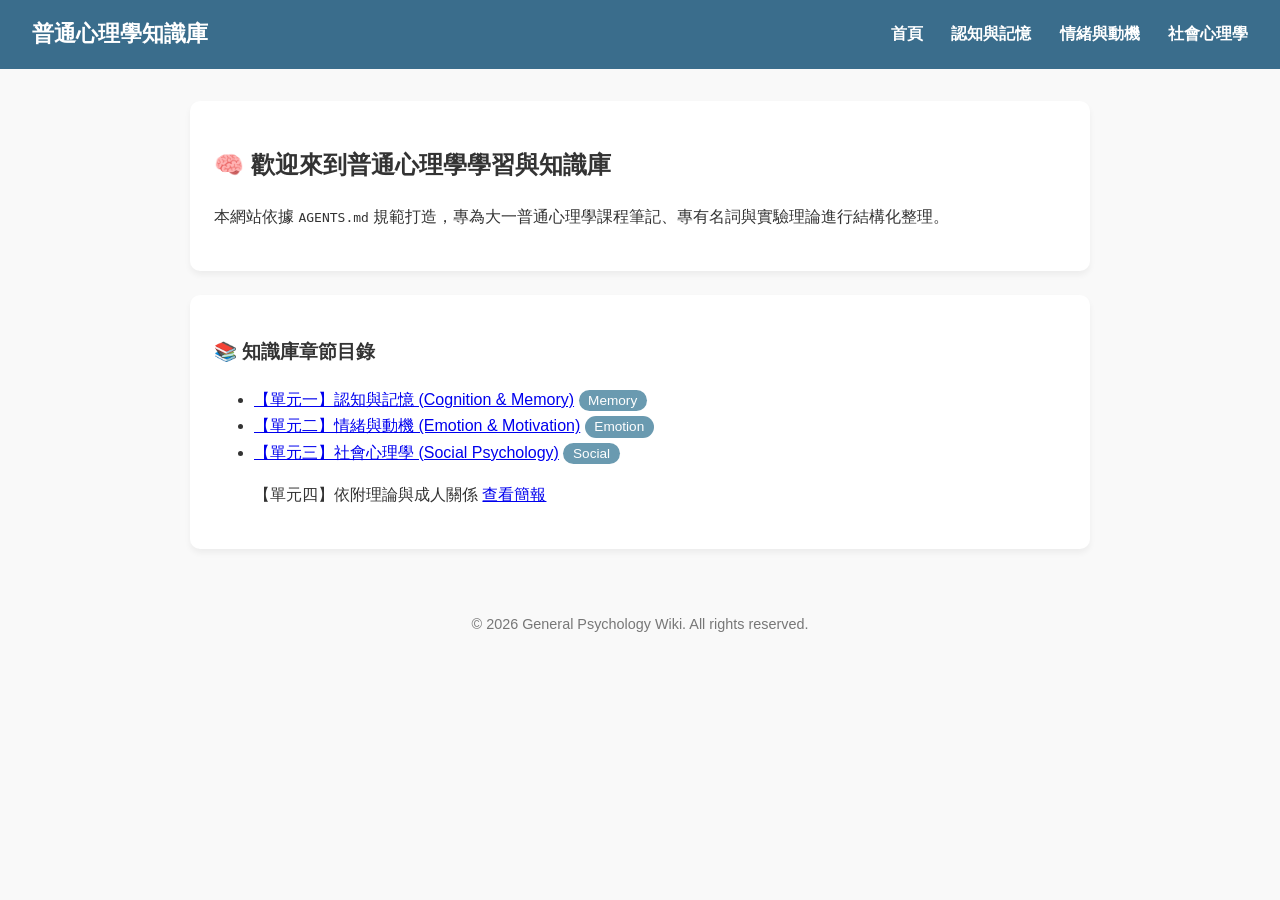
<file: index.html>
<!DOCTYPE html>
<html lang="zh-TW">
<head>
    <meta charset="UTF-8">
    <meta name="viewport" content="width=device-width, initial-scale=1.0">
    <title>普通心理學知識庫 - 首頁</title>
    <link rel="stylesheet" href="assets/css/style.css">
</head>
<body>
    <header class="navbar">
        <h1>普通心理學知識庫</h1>
        <nav>
            <a href="index.html">首頁</a>
            <a href="pages/cognition-memory.html">認知與記憶</a>
            <a href="pages/emotion-motivation.html">情緒與動機</a>
            <a href="pages/social-psychology.html">社會心理學</a>
        </nav>
    </header>
    <main class="container">
        <div class="card">
            <h2>🧠 歡迎來到普通心理學學習與知識庫</h2>
            <p>本網站依據 <code>AGENTS.md</code> 規範打造，專為大一普通心理學課程筆記、專有名詞與實驗理論進行結構化整理。</p>
        </div>
        <div class="card">
            <h3>📚 知識庫章節目錄</h3>
            <ul>
                <li><a href="pages/cognition-memory.html">【單元一】認知與記憶 (Cognition & Memory)</a> <span class="badge">Memory</span></li>
                <li><a href="pages/emotion-motivation.html">【單元二】情緒與動機 (Emotion & Motivation)</a> <span class="badge">Emotion</span></li>
                <li><a href="pages/social-psychology.html">【單元三】社會心理學 (Social Psychology)</a> <span class="badge">Social</span></li>
                <p>【單元四】依附理論與成人關係 <a href="pages/pages/attachment-slides.html">查看簡報</a></p>
            </ul>
        </div>
    </main>
    <footer>© 2026 General Psychology Wiki. All rights reserved.</footer>
</body>
</html>
</file>
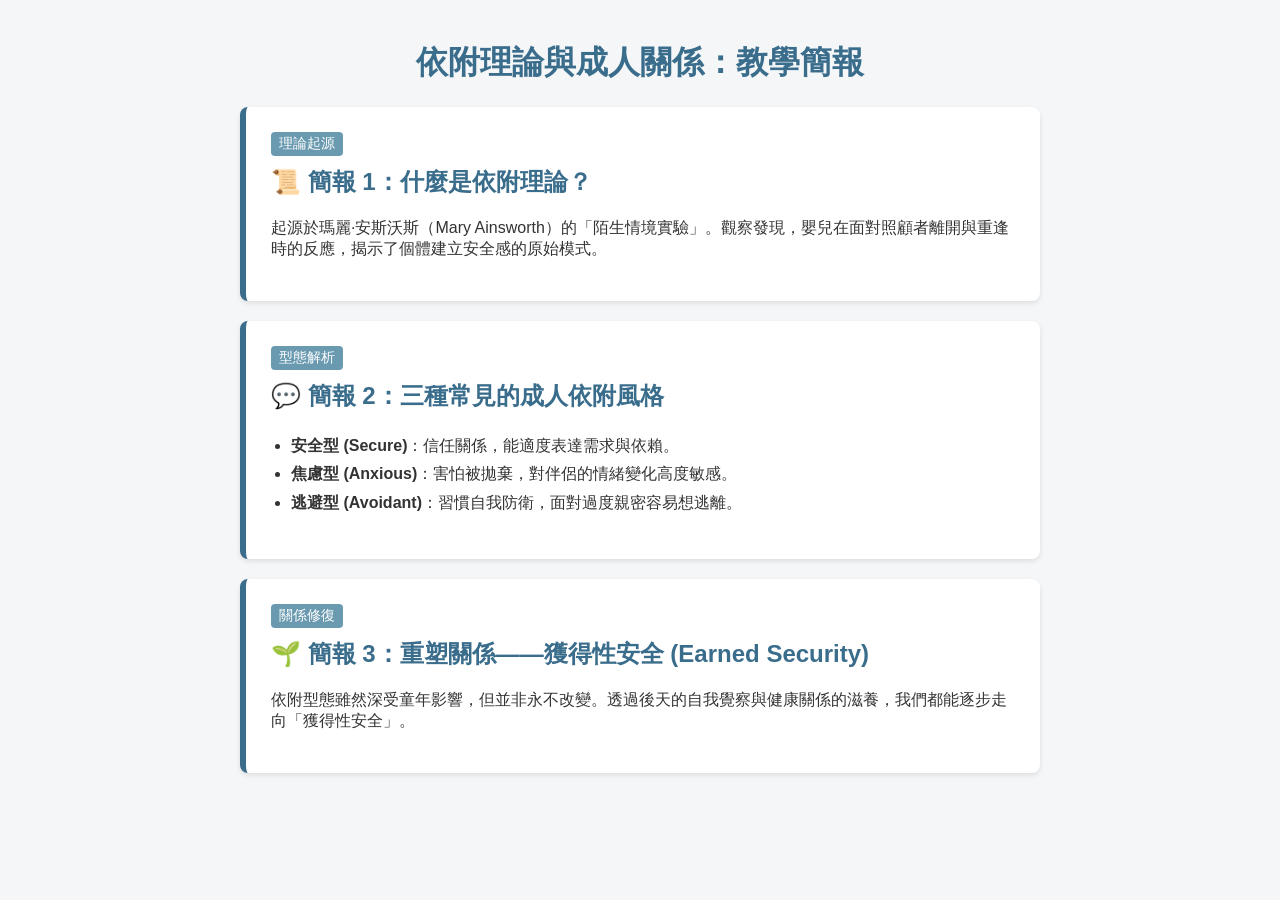
<file: pages/attachment-slides.html>
<!DOCTYPE html>
<html lang="zh-TW">
<head>
    <meta charset="UTF-8">
    <meta name="viewport" content="width=device-width, initial-scale=1.0">
    <title>依附理論與成人關係 - 教學簡報</title>
    <style>
        body { font-family: sans-serif; background-color: #F4F6F8; color: #333; margin: 0; padding: 20px; }
        .container { max-width: 800px; margin: 0 auto; }
        .card { background: white; border-radius: 8px; padding: 25px; margin-bottom: 20px; box-shadow: 0 2px 5px rgba(0,0,0,0.1); border-left: 6px solid #3A6D8C; }
        h1 { color: #3A6D8C; text-align: center; }
        h2 { color: #3A6D8C; margin-top: 0; }
        .tag { background: #6A9AB0; color: white; padding: 3px 8px; border-radius: 4px; font-size: 14px; display: inline-block; margin-bottom: 10px; }
        ul { padding-left: 20px; line-height: 1.8; }
    </style>
</head>
<body>
    <div class="container">
        <h1>依附理論與成人關係：教學簡報</h1>
        
        <div class="card">
            <span class="tag">理論起源</span>
            <h2>📜 簡報 1：什麼是依附理論？</h2>
            <p>起源於瑪麗·安斯沃斯（Mary Ainsworth）的「陌生情境實驗」。觀察發現，嬰兒在面對照顧者離開與重逢時的反應，揭示了個體建立安全感的原始模式。</p>
        </div>

        <div class="card">
            <span class="tag">型態解析</span>
            <h2>💬 簡報 2：三種常見的成人依附風格</h2>
            <ul>
                <li><strong>安全型 (Secure)</strong>：信任關係，能適度表達需求與依賴。</li>
                <li><strong>焦慮型 (Anxious)</strong>：害怕被拋棄，對伴侶的情緒變化高度敏感。</li>
                <li><strong>逃避型 (Avoidant)</strong>：習慣自我防衛，面對過度親密容易想逃離。</li>
            </ul>
        </div>

        <div class="card">
            <span class="tag">關係修復</span>
            <h2>🌱 簡報 3：重塑關係——獲得性安全 (Earned Security)</h2>
            <p>依附型態雖然深受童年影響，但並非永不改變。透過後天的自我覺察與健康關係的滋養，我們都能逐步走向「獲得性安全」。</p>
        </div>
    </div>
</body>
</html>
</file>
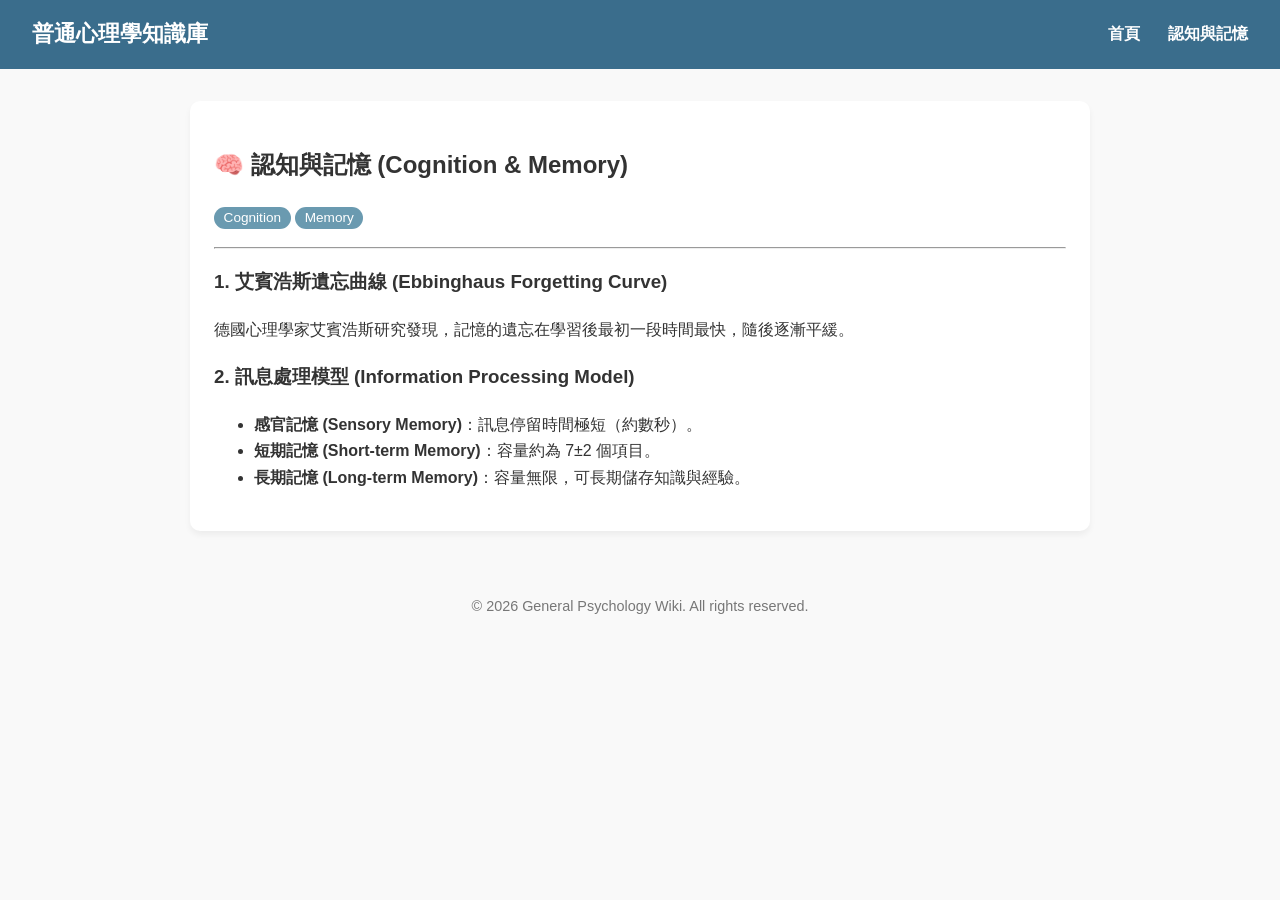
<file: pages/cognition-memory.html>
<!DOCTYPE html>
<html lang="zh-TW">
<head>
    <meta charset="UTF-8">
    <meta name="viewport" content="width=device-width, initial-scale=1.0">
    <title>認知與記憶篇 - 普通心理學知識庫</title>
    <link rel="stylesheet" href="../assets/css/style.css">
</head>
<body>
    <header class="navbar">
        <h1>普通心理學知識庫</h1>
        <nav>
            <a href="../index.html">首頁</a>
            <a href="cognition-memory.html">認知與記憶</a>
        </nav>
    </header>
    <main class="container">
        <div class="card">
            <h2>🧠 認知與記憶 (Cognition & Memory)</h2>
            <p><span class="badge">Cognition</span> <span class="badge">Memory</span></p>
            <hr>
            <h3>1. 艾賓浩斯遺忘曲線 (Ebbinghaus Forgetting Curve)</h3>
            <p>德國心理學家艾賓浩斯研究發現，記憶的遺忘在學習後最初一段時間最快，隨後逐漸平緩。</p>
            <h3>2. 訊息處理模型 (Information Processing Model)</h3>
            <ul>
                <li><strong>感官記憶 (Sensory Memory)</strong>：訊息停留時間極短（約數秒）。</li>
                <li><strong>短期記憶 (Short-term Memory)</strong>：容量約為 7±2 個項目。</li>
                <li><strong>長期記憶 (Long-term Memory)</strong>：容量無限，可長期儲存知識與經驗。</li>
            </ul>
        </div>
    </main>
    <footer>© 2026 General Psychology Wiki. All rights reserved.</footer>
</body>
</html>
</file>
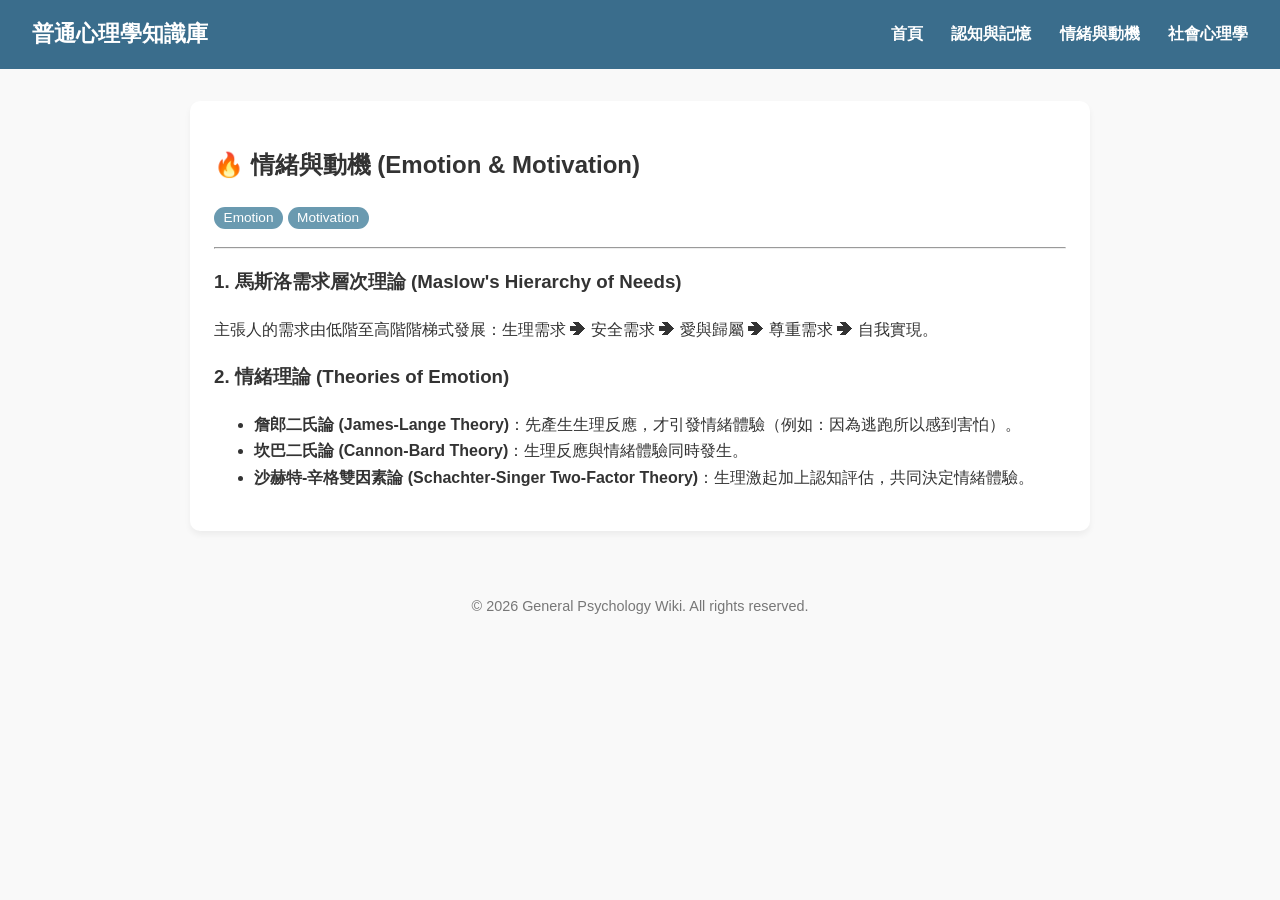
<file: pages/emotion-motivation.html>
<!DOCTYPE html>
<html lang="zh-TW">
<head>
    <meta charset="UTF-8">
    <meta name="viewport" content="width=device-width, initial-scale=1.0">
    <title>情緒與動機篇 - 普通心理學知識庫</title>
    <link rel="stylesheet" href="../assets/css/style.css">
</head>
<body>
    <header class="navbar">
        <h1>普通心理學知識庫</h1>
        <nav>
            <a href="../index.html">首頁</a>
            <a href="cognition-memory.html">認知與記憶</a>
            <a href="emotion-motivation.html">情緒與動機</a>
            <a href="social-psychology.html">社會心理學</a>
        </nav>
    </header>
    <main class="container">
        <div class="card">
            <h2>🔥 情緒與動機 (Emotion & Motivation)</h2>
            <p><span class="badge">Emotion</span> <span class="badge">Motivation</span></p>
            <hr>
            <h3>1. 馬斯洛需求層次理論 (Maslow's Hierarchy of Needs)</h3>
            <p>主張人的需求由低階至高階階梯式發展：生理需求 ➔ 安全需求 ➔ 愛與歸屬 ➔ 尊重需求 ➔ 自我實現。</p>
            <h3>2. 情緒理論 (Theories of Emotion)</h3>
            <ul>
                <li><strong>詹郎二氏論 (James-Lange Theory)</strong>：先產生生理反應，才引發情緒體驗（例如：因為逃跑所以感到害怕）。</li>
                <li><strong>坎巴二氏論 (Cannon-Bard Theory)</strong>：生理反應與情緒體驗同時發生。</li>
                <li><strong>沙赫特-辛格雙因素論 (Schachter-Singer Two-Factor Theory)</strong>：生理激起加上認知評估，共同決定情緒體驗。</li>
            </ul>
        </div>
    </main>
    <footer>© 2026 General Psychology Wiki. All rights reserved.</footer>
</body>
</html>
</file>
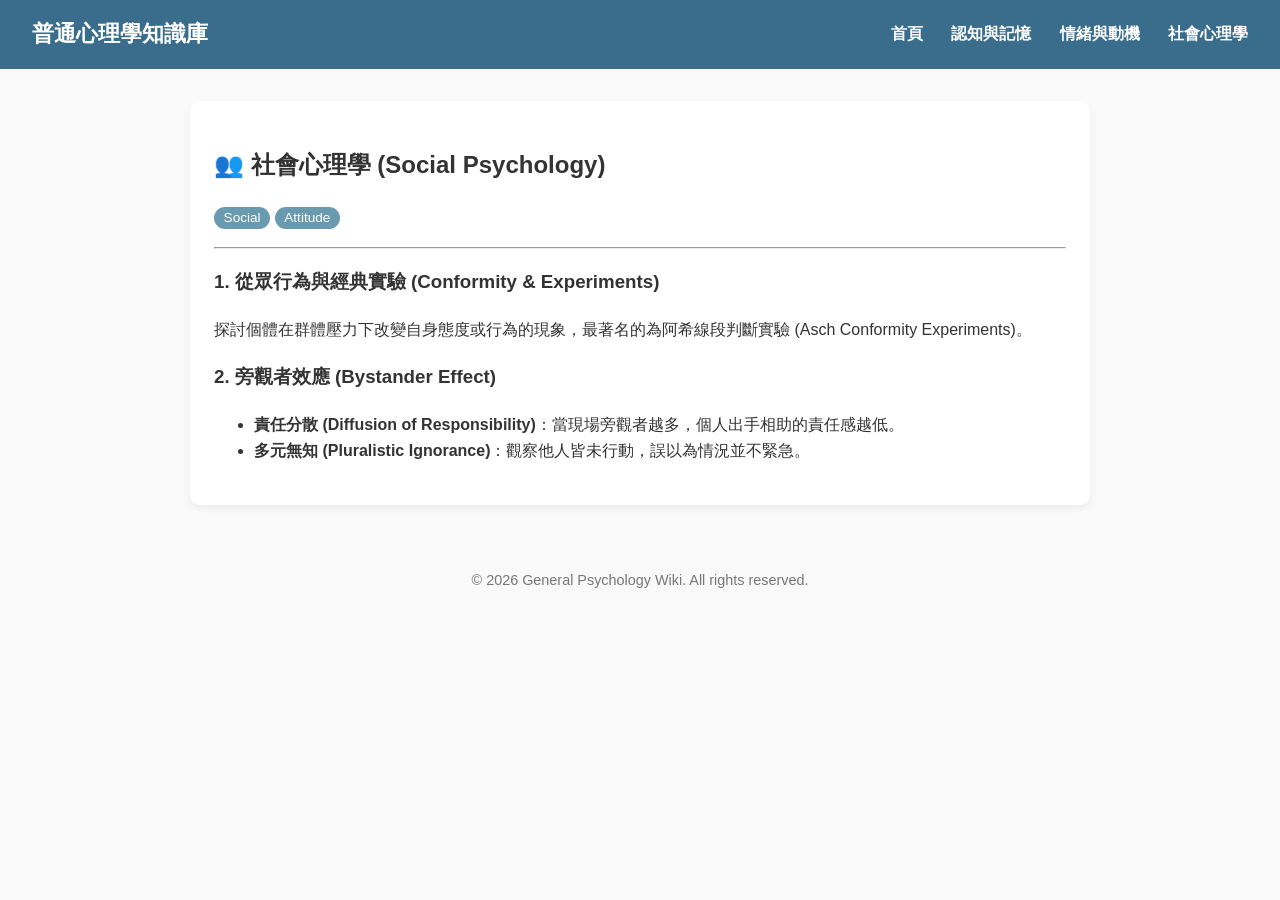
<file: pages/social-psychology.html>
<!DOCTYPE html>
<html lang="zh-TW">
<head>
    <meta charset="UTF-8">
    <meta name="viewport" content="width=device-width, initial-scale=1.0">
    <title>社會心理學篇 - 普通心理學知識庫</title>
    <link rel="stylesheet" href="../assets/css/style.css">
</head>
<body>
    <header class="navbar">
        <h1>普通心理學知識庫</h1>
        <nav>
            <a href="../index.html">首頁</a>
            <a href="cognition-memory.html">認知與記憶</a>
            <a href="emotion-motivation.html">情緒與動機</a>
            <a href="social-psychology.html">社會心理學</a>
        </nav>
    </header>
    <main class="container">
        <div class="card">
            <h2>👥 社會心理學 (Social Psychology)</h2>
            <p><span class="badge">Social</span> <span class="badge">Attitude</span></p>
            <hr>
            <h3>1. 從眾行為與經典實驗 (Conformity & Experiments)</h3>
            <p>探討個體在群體壓力下改變自身態度或行為的現象，最著名的為阿希線段判斷實驗 (Asch Conformity Experiments)。</p>
            <h3>2. 旁觀者效應 (Bystander Effect)</h3>
            <ul>
                <li><strong>責任分散 (Diffusion of Responsibility)</strong>：當現場旁觀者越多，個人出手相助的責任感越低。</li>
                <li><strong>多元無知 (Pluralistic Ignorance)</strong>：觀察他人皆未行動，誤以為情況並不緊急。</li>
            </ul>
        </div>
    </main>
    <footer>© 2026 General Psychology Wiki. All rights reserved.</footer>
</body>
</html>
</file>
<file: assets/css/style.css>
body { font-family: -apple-system, BlinkMacSystemFont, "Segoe UI", Roboto, "Helvetica Neue", Arial, sans-serif; line-height: 1.65; color: #333; background-color: #F9F9F9; margin: 0; padding: 0; } header.navbar { background-color: #3A6D8C; padding: 1rem 2rem; display: flex; justify-content: space-between; align-items: center; } header.navbar h1 { color: #fff; margin: 0; font-size: 1.4rem; } header.navbar nav a { color: #fff; text-decoration: none; margin-left: 1.5rem; font-weight: bold; } header.navbar nav a:hover { color: #E8EEF5; } .container { max-width: 900px; margin: 2rem auto; padding: 0 1rem; } .card { background: #ffffff; border-radius: 10px; padding: 1.5rem; margin-bottom: 1.5rem; box-shadow: 0 4px 6px rgba(0,0,0,0.05); } .badge { background-color: #6A9AB0; color: white; padding: 0.2rem 0.6rem; border-radius: 12px; font-size: 0.85rem; } footer { text-align: center; padding: 2rem; color: #777; font-size: 0.9rem; }
</file>
